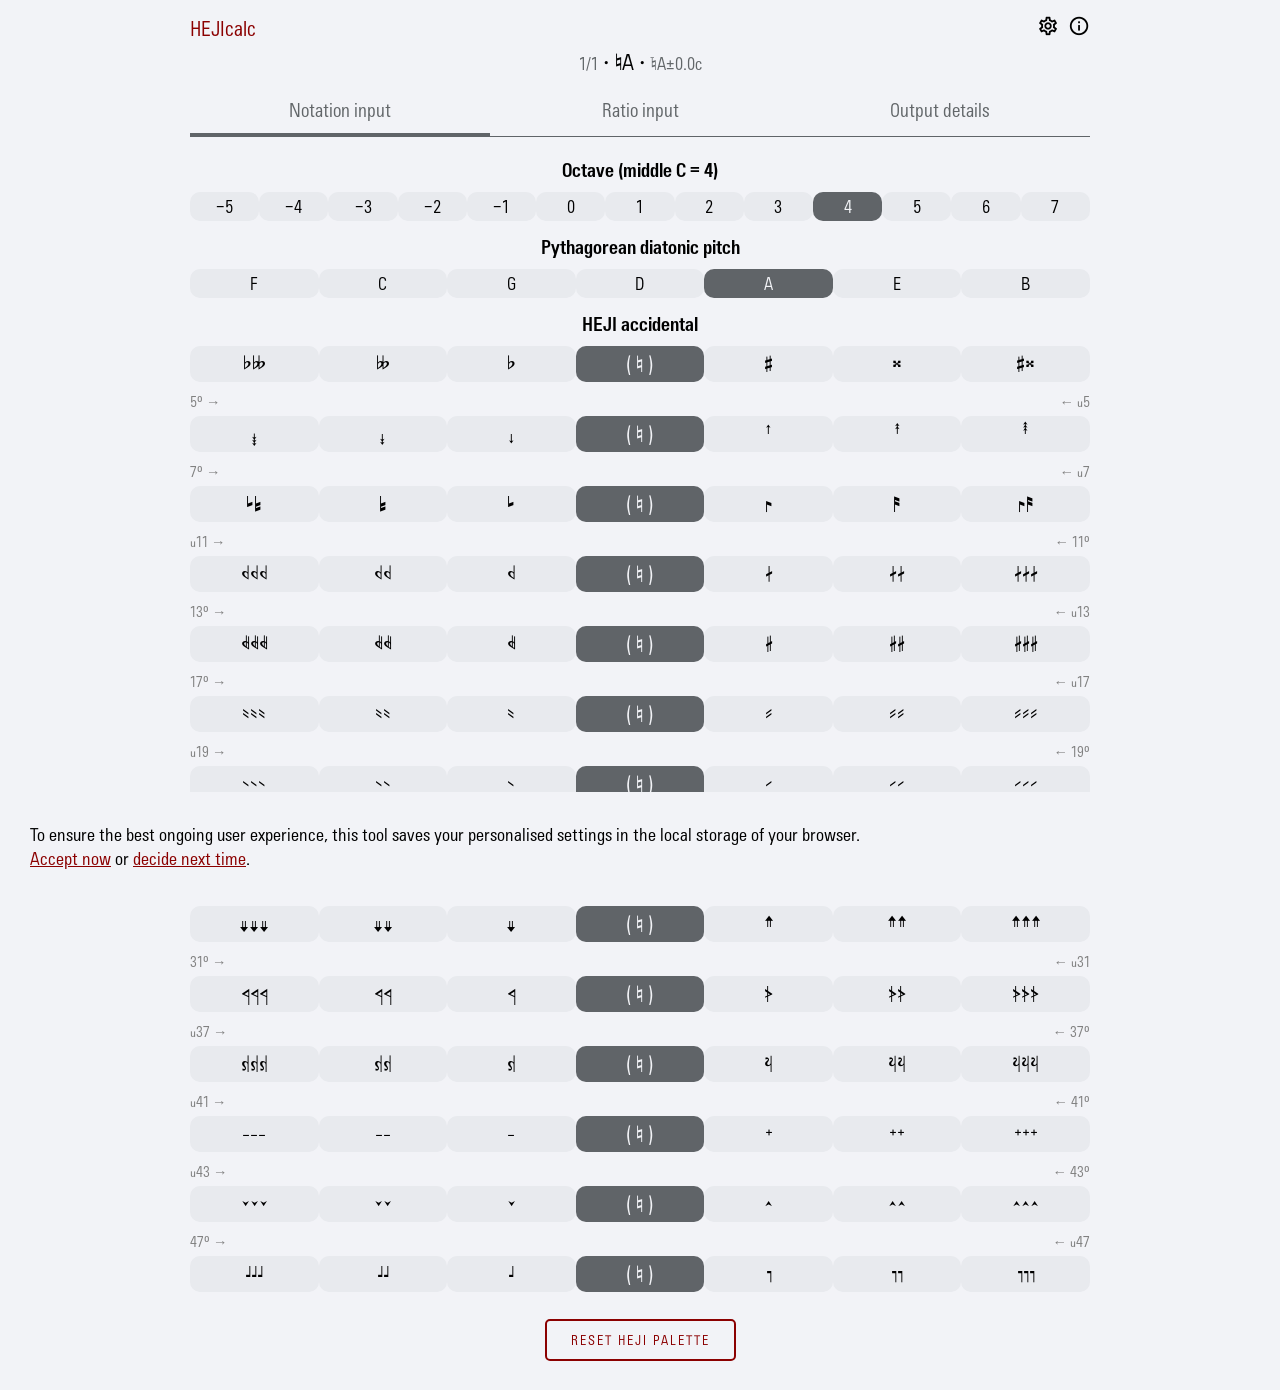
<file: src-beta/index.html>
<!DOCTYPE html>
<html lang="en">
  <head>
    <meta charset="UTF-8" />
    <meta http-equiv="X-UA-Compatible" content="IE=edge" />
    <meta name="viewport" content="width=device-width, initial-scale=1.0" />
    <!-- JavaScript -->
    <script src="https://code.jquery.com/jquery-3.5.0.min.js"></script>
    <script
      type="text/javascript"
      src="./assets/javascript/main.js"
      defer
    ></script>
    <!--  -->
    <link
      href="https://fonts.googleapis.com/icon?family=Material+Icons+Outlined"
      rel="stylesheet"
    />
    <link rel="stylesheet" href="assets/css/main.css" />
    <link rel="shortcut icon" type="image/icon" href="assets/images/logo.png" />
    <title>HEJICalc</title>
  </head>
  <body>
    <div class="container">
      <div class="nav">
        <div class="head">
          <div class="app-title">HEJIcalc</div>
          <div class="settings-info">
            <button id="settings">
              <span class="material-icons-outlined">settings</span>
            </button>
            <button id="info">
              <span class="material-icons-outlined">info</span>
            </button>
          </div>
        </div>
        <div class="preview">
          <div class="output-preview">
            <div class="output-ratio">
              <div class="preview-ratio numerator-preview"></div>
            </div>
            &bull;
            <div class="notation-output">
              <div class="accidental-string accidental-preview"></div>
            </div>
            &bull;
            <div class="tuner-string"></div>
          </div>
        </div>
        <div class="tab">
          <button class="tab-links" id="notation-tab">Notation input</button>
          <button class="tab-links" id="ratio-tab">Ratio input</button>
          <!-- <button class="tab-links" id="compare-tab">Ratio comparison</button> -->
          <button class="tab-links" id="calculate-tab">Output details</button>
        </div>
      </div>

      <!-- Notation fragment -->
      <div id="notation-fragment" class="tab-content">
        <div class="input-octave">
          <div class="btn-group-head">Octave (middle C = 4)</div>
          <div class="btn-group">
            <button class="octave-btn" value="0">&minus;5</button>
            <button class="octave-btn" value="1">&minus;4</button>
            <button class="octave-btn" value="2">&minus;3</button>
            <button class="octave-btn" value="3">&minus;2</button>
            <button class="octave-btn" value="4">&minus;1</button>
            <button class="octave-btn" value="5">0</button>
            <button class="octave-btn" value="6">1</button>
            <button class="octave-btn" value="7">2</button>
            <button class="octave-btn" value="8">3</button>
            <button class="octave-btn" value="9">4</button>
            <button class="octave-btn" value="10">5</button>
            <button class="octave-btn" value="11">6</button>
            <button class="octave-btn" value="12">7</button>
          </div>
        </div>
        <div class="input-diatonic">
          <div class="btn-group-head">Pythagorean diatonic pitch</div>
          <div class="btn-group">
            <button class="diatonic-btn" value="0">F</button>
            <button class="diatonic-btn" value="1">C</button>
            <button class="diatonic-btn" value="2">G</button>
            <button class="diatonic-btn" value="3">D</button>
            <button class="diatonic-btn" value="4">A</button>
            <button class="diatonic-btn" value="5">E</button>
            <button class="diatonic-btn" value="6">B</button>
          </div>
        </div>
        <div class="input-accidental">
          <div class="btn-group-head">HEJI accidental</div>
          <div class="btn-group">
            <button class="pythagorean-btn" value="0">*f*F</button>
            <button class="pythagorean-btn" value="1">*F</button>
            <button class="pythagorean-btn" value="2">*f</button>
            <button class="pythagorean-btn" value="3">( *n )</button>
            <button class="pythagorean-btn" value="4">*s</button>
            <button class="pythagorean-btn" value="5">*S</button>
            <button class="pythagorean-btn" value="6">*s*S</button>
          </div>
          <div class="btn-group-prime">
            <div>5&#xee5b; &rightarrow;</div>
            <div>&leftarrow; &#xee5a;5</div>
          </div>
          <div class="btn-group offset">
            <button class="five-btn" value="0">&#x21DF;</button>
            <button class="five-btn" value="1">&#x21A1;</button>
            <button class="five-btn" value="2">&#x2193;</button>
            <button class="five-btn" value="3">( *n )</button>
            <button class="five-btn" value="4">&#x2191;</button>
            <button class="five-btn" value="5">&#x219F;</button>
            <button class="five-btn" value="6">&#x21DE;</button>
          </div>
          <div class="btn-group-prime">
            <div>7&#xee5b; &rightarrow;</div>
            <div>&leftarrow; &#xee5a;7</div>
          </div>
          <div class="btn-group offset">
            <button class="seven-btn" value="0">*o7*o49</button>
            <button class="seven-btn" value="1">*o49</button>
            <button class="seven-btn" value="2">*o7</button>
            <button class="seven-btn" value="3">( *n )</button>
            <button class="seven-btn" value="4">*u7</button>
            <button class="seven-btn" value="5">*u49</button>
            <button class="seven-btn" value="6">*u7*u49</button>
          </div>
          <div class="btn-group-prime">
            <div>&#xee5a;11 &rightarrow;</div>
            <div>&leftarrow; 11&#xee5b;</div>
          </div>
          <div class="btn-group offset">
            <button class="eleven-btn" value="0">*u11*u11*u11</button>
            <button class="eleven-btn" value="1">*u11*u11</button>
            <button class="eleven-btn" value="2">*u11</button>
            <button class="eleven-btn" value="3">( *n )</button>
            <button class="eleven-btn" value="4">*o11</button>
            <button class="eleven-btn" value="5">*o11*o11</button>
            <button class="eleven-btn" value="6">*o11*o11*o11</button>
          </div>
          <div class="btn-group-prime">
            <div>13&#xee5b; &rightarrow;</div>
            <div>&leftarrow; &#xee5a;13</div>
          </div>
          <div class="btn-group offset">
            <button class="thirteen-btn" value="0">*o13*o13*o13</button>
            <button class="thirteen-btn" value="1">*o13*o13</button>
            <button class="thirteen-btn" value="2">*o13</button>
            <button class="thirteen-btn" value="3">( *n )</button>
            <button class="thirteen-btn" value="4">*u13</button>
            <button class="thirteen-btn" value="5">*u13*u13</button>
            <button class="thirteen-btn" value="6">*u13*u13*u13</button>
          </div>
          <div class="btn-group-prime">
            <div>17&#xee5b; &rightarrow;</div>
            <div>&leftarrow; &#xee5a;17</div>
          </div>
          <div class="btn-group offset">
            <button class="seventeen-btn" value="0">*o17*o17*o17</button>
            <button class="seventeen-btn" value="1">*o17*o17</button>
            <button class="seventeen-btn" value="2">*o17</button>
            <button class="seventeen-btn" value="3">( *n )</button>
            <button class="seventeen-btn" value="4">*u17</button>
            <button class="seventeen-btn" value="5">*u17*u17</button>
            <button class="seventeen-btn" value="6">*u17*u17*u17</button>
          </div>
          <div class="btn-group-prime">
            <div>&#xee5a;19 &rightarrow;</div>
            <div>&leftarrow; 19&#xee5b;</div>
          </div>
          <div class="btn-group offset">
            <button class="nineteen-btn" value="0">*u19*u19*u19</button>
            <button class="nineteen-btn" value="1">*u19*u19</button>
            <button class="nineteen-btn" value="2">*u19</button>
            <button class="nineteen-btn" value="3">( *n )</button>
            <button class="nineteen-btn" value="4">*o19</button>
            <button class="nineteen-btn" value="5">*o19*o19</button>
            <button class="nineteen-btn" value="6">*o19*o19*o19</button>
          </div>
          <div class="btn-group-prime">
            <div>&#xee5a;23 &rightarrow;</div>
            <div>&leftarrow; 23&#xee5b;</div>
          </div>
          <div class="btn-group offset">
            <button class="twentythree-btn" value="0">*u23*u23*u23</button>
            <button class="twentythree-btn" value="1">*u23*u23</button>
            <button class="twentythree-btn" value="2">*u23</button>
            <button class="twentythree-btn" value="3">( *n )</button>
            <button class="twentythree-btn" value="4">*o23</button>
            <button class="twentythree-btn" value="5">*o23*o23</button>
            <button class="twentythree-btn" value="6">*o23*o23*o23</button>
          </div>
          <div class="btn-group-prime">
            <div>&#xee5a;29 &rightarrow;</div>
            <div>&leftarrow; 29&#xee5b;</div>
          </div>
          <div class="btn-group offset">
            <button class="twentynine-btn" value="0">*u29*u29*u29</button>
            <button class="twentynine-btn" value="1">*u29*u29</button>
            <button class="twentynine-btn" value="2">*u29</button>
            <button class="twentynine-btn" value="3">( *n )</button>
            <button class="twentynine-btn" value="4">*o29</button>
            <button class="twentynine-btn" value="5">*o29*o29</button>
            <button class="twentynine-btn" value="6">*o29*o29*o29</button>
          </div>
          <div class="btn-group-prime">
            <div>31&#xee5b; &rightarrow;</div>
            <div>&leftarrow; &#xee5a;31</div>
          </div>
          <div class="btn-group offset">
            <button class="thirtyone-btn" value="0">*o31*o31*o31</button>
            <button class="thirtyone-btn" value="1">*o31*o31</button>
            <button class="thirtyone-btn" value="2">*o31</button>
            <button class="thirtyone-btn" value="3">( *n )</button>
            <button class="thirtyone-btn" value="4">*u31</button>
            <button class="thirtyone-btn" value="5">*u31*u31</button>
            <button class="thirtyone-btn" value="6">*u31*u31*u31</button>
          </div>
          <div class="btn-group-prime">
            <div>&#xee5a;37 &rightarrow;</div>
            <div>&leftarrow; 37&#xee5b;</div>
          </div>
          <div class="btn-group offset">
            <button class="thirtyseven-btn" value="0">*u37*u37*u37</button>
            <button class="thirtyseven-btn" value="1">*u37*u37</button>
            <button class="thirtyseven-btn" value="2">*u37</button>
            <button class="thirtyseven-btn" value="3">( *n )</button>
            <button class="thirtyseven-btn" value="4">*o37</button>
            <button class="thirtyseven-btn" value="5">*o37*o37</button>
            <button class="thirtyseven-btn" value="6">*o37*o37*o37</button>
          </div>
          <div class="btn-group-prime">
            <div>&#xee5a;41 &rightarrow;</div>
            <div>&leftarrow; 41&#xee5b;</div>
          </div>
          <div class="btn-group offset">
            <button class="fortyone-btn" value="0">*u41*u41*u41</button>
            <button class="fortyone-btn" value="1">*u41*u41</button>
            <button class="fortyone-btn" value="2">*u41</button>
            <button class="fortyone-btn" value="3">( *n )</button>
            <button class="fortyone-btn" value="4">*o41</button>
            <button class="fortyone-btn" value="5">*o41*o41</button>
            <button class="fortyone-btn" value="6">*o41*o41*o41</button>
          </div>
          <div class="btn-group-prime">
            <div>&#xee5a;43 &rightarrow;</div>
            <div>&leftarrow; 43&#xee5b;</div>
          </div>
          <div class="btn-group offset">
            <button class="fortythree-btn" value="0">*u43*u43*u43</button>
            <button class="fortythree-btn" value="1">*u43*u43</button>
            <button class="fortythree-btn" value="2">*u43</button>
            <button class="fortythree-btn" value="3">( *n )</button>
            <button class="fortythree-btn" value="4">*o43</button>
            <button class="fortythree-btn" value="5">*o43*o43</button>
            <button class="fortythree-btn" value="6">*o43*o43*o43</button>
          </div>
          <div class="btn-group-prime">
            <div>47&#xee5b; &rightarrow;</div>
            <div>&leftarrow; &#xee5a;47</div>
          </div>
          <div class="btn-group offset">
            <button class="fortyseven-btn" value="0">*o47*o47*o47</button>
            <button class="fortyseven-btn" value="1">*o47*o47</button>
            <button class="fortyseven-btn" value="2">*o47</button>
            <button class="fortyseven-btn" value="3">( *n )</button>
            <button class="fortyseven-btn" value="4">*u47</button>
            <button class="fortyseven-btn" value="5">*u47*u47</button>
            <button class="fortyseven-btn" value="6">*u47*u47*u47</button>
          </div>
        </div>
        <br />
        <button class="outlined-btn reset-btn" id="notation-reset">
          RESET HEJI PALETTE
        </button>
      </div>

      <!-- Ratio fragment -->
      <div id="ratio-fragment" class="tab-content">
        <div class="ratio">
          <div class="input-head optional">Offset ratio</div>
          <div class="input-field">
            <label>Numerator</label>
            <input type="number" id="offset-num" />
          </div>
          <div class="fraction-divider"></div>
          <div class="input-field">
            <label>Denominator</label>
            <input type="number" id="offset-den" />
          </div>
        </div>
        <br />
        <button class="outlined-btn load-btn" id="offset-load">
          LOAD CURRENT OUTPUT
        </button>
        <br />
        <button class="outlined-btn reset-btn" id="offset-reset">
          RESET OFFSET
        </button>
        <br />
        <div class="ratio head-room-24">
          <div class="input-head">Input ratio</div>
          <div class="input-field">
            <label>Numerator</label>
            <input type="number" id="input-num" />
          </div>
          <div class="fraction-divider"></div>
          <div class="input-field">
            <label>Denominator</label>
            <input type="number" id="input-den" />
          </div>
        </div>
        <br />
        <button class="outlined-btn load-btn" id="input-load">
          LOAD CURRENT OUTPUT
        </button>
        <br />
        <button class="outlined-btn reset-btn" id="input-reset">
          RESET INPUT
        </button>
      </div>

      <!-- Compare fragment 
      <div id="melodic-fragment" class="tab-content">
        <div class="ratio">
          <div class="input-head">Ratio A</div>
          <div class="input-field">
            <label>Numerator</label>
            <input type="number" id="melodic-a-num" />
          </div>
          <div class="fraction-divider"></div>
          <div class="input-field">
            <label>Denominator</label>
            <input type="number" id="melodic-a-den" />
          </div>
        </div>
        <br />
        <button class="outlined-btn load-btn" id="melodic-a-load">
          LOAD CURRENT OUTPUT
        </button>
        <br />
        <button class="outlined-btn reset-btn" id="melodic-a-reset">
          RESET TO 1/1
        </button>
        <br />
        <div class="ratio head-room-24">
          <div class="input-head">Ratio B</div>
          <div class="input-field">
            <label>Numerator</label>
            <input type="number" id="melodic-b-num" />
          </div>
          <div class="fraction-divider"></div>
          <div class="input-field">
            <label>Denominator</label>
            <input type="number" id="melodic-b-den" />
          </div>
        </div>
        <br />
        <button class="outlined-btn load-btn" id="melodic-b-load">
          LOAD CURRENT OUTPUT
        </button>
        <br />
        <button class="outlined-btn reset-btn" id="melodic-b-reset">
          RESET TO 1/1
        </button>
      </div>

      -->

      <!-- Calculate fragment -->
      <div id="calculate-fragment" class="tab-content">
        <div class="output-ratio">
          <div class="numerator"></div>
          <div class="denominator"></div>
        </div>
        <br />
        <div class="notation-output">
          <div class="accidental-string"></div>
        </div>
      </div>
    </div>

    <!-- Settings modal -->
    <div class="modal" id="settings-modal">
      <div class="modal-content">
        <div class="modal-close">
          <button id="close-settings">
            <span class="material-icons-outlined">task_alt</span>
          </button>
        </div>
        <div class="modal-header">Settings</div>
        <div class="settings">
          <h3>Calculator precision</h3>
          <div class="head-room-15">
            <select id="settings-precision">
              <option value="6">6</option>
              <option value="5">5</option>
              <option value="4">4</option>
              <option value="3">3</option>
              <option value="2">2</option>
              <option value="1" selected>1</option>
              <option value="0">0</option>
            </select>
            decimal places
          </div>
          <h3>Pitch class and frequency of 1/1</h3>
          <div class="settings-octave">
            <div class="btn-group-head">Octave (SPN)</div>
            <div class="btn-group">
              <button class="settings-octave-btn" value="0">&minus;5</button>
              <button class="settings-octave-btn" value="1">&minus;4</button>
              <button class="settings-octave-btn" value="2">&minus;3</button>
              <button class="settings-octave-btn" value="3">&minus;2</button>
              <button class="settings-octave-btn" value="4">&minus;1</button>
              <button class="settings-octave-btn" value="5">0</button>
              <button class="settings-octave-btn" value="6">1</button>
              <button class="settings-octave-btn" value="7">2</button>
              <button class="settings-octave-btn" value="8">3</button>
              <button class="settings-octave-btn" value="9">4</button>
              <button class="settings-octave-btn" value="10">5</button>
              <button class="settings-octave-btn" value="11">6</button>
              <button class="settings-octave-btn" value="12">7</button>
            </div>
          </div>
          <div class="settings-diatonic">
            <div class="btn-group-head">Tempered diatonic pitch</div>
            <div class="btn-group">
              <button class="settings-diatonic-btn" value="0">F</button>
              <button class="settings-diatonic-btn" value="1">C</button>
              <button class="settings-diatonic-btn" value="2">G</button>
              <button class="settings-diatonic-btn" value="3">D</button>
              <button class="settings-diatonic-btn" value="4">A</button>
              <button class="settings-diatonic-btn" value="5">E</button>
              <button class="settings-diatonic-btn" value="6">B</button>
            </div>
          </div>
          <div class="settings-diatonic">
            <div class="btn-group-head">Tempered chromatic accidental</div>
            <div class="btn-group">
              <button class="settings-chromatic-btn" value="2">a</button>
              <button class="settings-chromatic-btn" value="3">j</button>
              <button class="settings-chromatic-btn" value="4">z</button>
            </div>
          </div>
          <div>
            <div class="input-head">Frequency of 1/1</div>
            <div class="input-field">
              <input type="number" id="settings-unity-frequency" /> Hz
            </div>
          </div>
          <h3>Tuning meter settings</h3>
          <div class="radio-group">
            <div>
              <input
                type="radio"
                id="settings-unity-0-cents"
                name="settings-tuning-meter"
                value="zero"
              />
              <label for="settings-unity-0-cents">1/1 = 0 cents</label>
            </div>
            <div>
              <input
                type="radio"
                id="settings-unity-cents-relative"
                name="settings-tuning-meter"
                value="relative"
              />
              <label for="settings-unity-cents-relative"
                >1/1 cents relative to meter setting</label
              >
            </div>
          </div>
          <div>
            <div class="input-head">Frequency of tempered A4 (Kammerton)</div>
            <div class="input-field">
              <input type="number" id="settings-kammerton-frequency" disabled />
              Hz
            </div>
          </div>
          <h3>Calculation</h3>
          <div class="radio-group">
            <div>
              <input type="checkbox" id="settings-normalise" />
              <label for="settings-normalise"
                >Normalise the output between 1/1 and 2/1</label
              >
            </div>
          </div>
          <h3>Software pitch bends</h3>
          <div class="radio-group">
            <div class="btn-group-head">Calculate with respect to:</div>
            <div class="no-top-padding">
              <input
                type="radio"
                id="settings-pb-diatonic"
                name="settings-pb-midi-pitch"
                value="diatonic"
              />
              <label for="settings-pb-diatonic">Diatonic MIDI pitch</label>
            </div>
            <div>
              <input
                type="radio"
                id="settings-pb-chromatic"
                name="settings-pb-midi-pitch"
                value="chromatic"
              />
              <label for="settings-pb-chromatic">Chromatic MIDI pitch</label>
            </div>
          </div>
          <div>
            <div class="btn-group-head">Sibelius pitch bend range</div>
            <select id="settings-sibelius-pb-range">
              <option value="100">100</option>
              <option value="200" selected>200</option>
              <option value="300">300</option>
              <option value="400">400</option>
              <option value="500">500</option>
              <option value="600">600</option>
              <option value="700">700</option>
              <option value="800">800</option>
              <option value="900">900</option>
              <option value="1000">1000</option>
              <option value="1100">1100</option>
              <option value="1200">1200</option>
            </select>
            cents
          </div>
          <div>
            <div class="btn-group-head">Finale pitch bend range</div>
            <select id="settings-finale-pb-range">
              <option value="100">100</option>
              <option value="200">200</option>
              <option value="300">300</option>
              <option value="400">400</option>
              <option value="500">500</option>
              <option value="600">600</option>
              <option value="700">700</option>
              <option value="800">800</option>
              <option value="900">900</option>
              <option value="1000">1000</option>
              <option value="1100">1100</option>
              <option value="1200" selected>1200</option>
            </select>
            cents
          </div>
          <br />
          <button class="outlined-btn reset-btn" id="settings-reset">
            RESET TO DEFAULT SETTINGS
          </button>
        </div>
      </div>
    </div>

    <!-- Info modal -->
    <div class="modal" id="info-modal">
      <div class="modal-content">
        <div class="modal-close">
          <button id="close-info">
            <span class="material-icons-outlined">cancel</span>
          </button>
        </div>
        <div class="modal-header">About HEJICalc</div>
      </div>
    </div>

    <!-- Consent modal -->
    <div class="hidden" id="consent-modal">
      <p>
        To ensure the best ongoing user experience, this tool saves your
        personalised settings in the local storage of your browser.<br /><a
          id="accept"
          href="#"
          >Accept now</a
        >
        or <a href="#" id="next-time">decide next time</a>.
      </p>
    </div>
  </body>
</html>
</file>
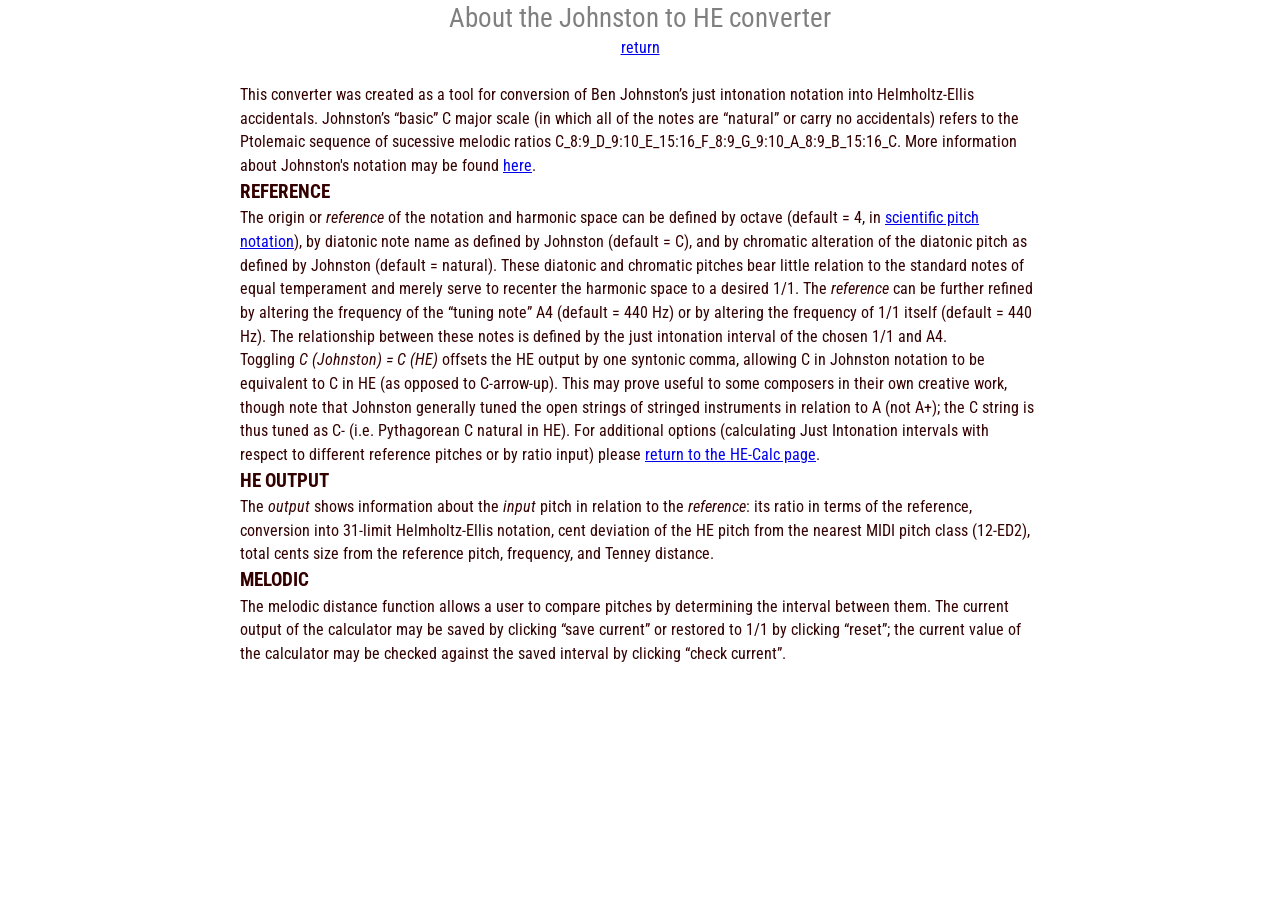
<file: src-current/infoJohnston.html>
<!DOCTYPE html>
<head>
	<link href="https://fonts.googleapis.com/css?family=Roboto+Condensed:400,400i,700,700i" rel="stylesheet">
	<style>
	h1 {
		white-space: nowrap;
		font-family: 'Roboto Condensed', sans-serif;
		font-size: 20pt;
		font-weight: 400;
		line-height: 0;
		color:gray;
		text-align: center;
	}
	h2 {
		margin:0;
		font-weight: 700;
		font-size: 19px;
		line-height: 1.5;
	}
	h3 {
		margin:0;
		font-style: italic;
		font-weight: 400;
		font-size: 18px;
		line-height: 1.5;
	}
	body  {
		margin:auto;
		font-family: 'Roboto Condensed', sans-serif;
		line-height: 148%;
		background-color: white;
		color: #330000;
		width:800px;
	}
	div {
		padding-left:20px;
	}
</style>
</head>
<body>
	<h1>About the Johnston to HE converter</h1>
	<center><a href="johnston.html">return</a></center><br>
	This converter was created as a tool for conversion of Ben Johnston&rsquo;s just intonation notation into Helmholtz-Ellis accidentals. Johnston&rsquo;s &ldquo;basic&rdquo; C major scale (in which all of the notes are &ldquo;natural&rdquo; or carry no accidentals) refers to the Ptolemaic sequence of sucessive melodic ratios C_8:9_D_9:10_E_15:16_F_8:9_G_9:10_A_8:9_B_15:16_C. More information about Johnston's notation may be found <a href="http://www.marcsabat.com/pdfs/EJItext.pdf" target=_blank>here</a>.
	<h2>REFERENCE</h2>
	The origin or <i>reference</i> of the notation and harmonic space can be defined by octave (default = 4, in <a href="https://en.wikipedia.org/wiki/Scientific_pitch_notation" target=_blank>scientific pitch notation</a>), by diatonic note name as defined by Johnston (default = C), and by chromatic alteration of the diatonic pitch as defined by Johnston (default = natural). These diatonic and chromatic pitches bear little relation to the standard notes of equal temperament and merely serve to recenter the harmonic space to a desired 1/1. The <i>reference</i> can be further refined by altering the frequency of the &ldquo;tuning note&rdquo; A4 (default = 440 Hz) or by altering the frequency of 1/1 itself (default = 440 Hz). The relationship between these notes is defined by the just intonation interval of the chosen 1/1 and A4. 
	<br>
	Toggling <i>C (Johnston) = C (HE)</i> offsets the HE output by one syntonic comma, allowing C in Johnston notation to be equivalent to C in HE (as opposed to C-arrow-up). This may prove useful to some composers in their own creative work, though note that Johnston generally tuned the open strings of stringed instruments in relation to A (not A+); the C string is thus tuned as C- (i.e. Pythagorean C natural in HE). For additional options (calculating Just Intonation intervals with respect to different reference pitches or by ratio input) please <a href="https://www.plainsound.org/HEJI">return to the HE-Calc page</a>.
	<h2>HE OUTPUT</h2>
	The <i>output</i> shows information about the <i>input</i> pitch in relation to the <i>reference</i>: its ratio in terms of the reference, conversion into 31-limit Helmholtz-Ellis notation, cent deviation of the HE pitch from the nearest MIDI pitch class (12-ED2), total cents size from the reference pitch, frequency, and Tenney distance. 
	<h2>MELODIC</h2>
	The melodic distance function allows a user to compare pitches by determining the interval between them. The current output of the calculator may be saved by clicking &ldquo;save current&rdquo; or restored to 1/1 by clicking &ldquo;reset&rdquo;; the current value of the calculator may be checked against the saved interval by clicking &ldquo;check current&rdquo;.
</body>
</html>
</file>
<file: src-beta/assets/css/main.css>
@font-face {
  font-family: "Plainsound Text";
  src: url(../../assets/fonts/PlainsoundText-Regular.otf);
  font-weight: normal;
  font-style: normal;
}
@font-face {
  font-family: "Plainsound Text";
  src: url(../../assets/fonts/PlainsoundText-Bold.otf);
  font-weight: bold;
  font-style: normal;
}
* {
  padding: 0;
  margin: 0;
  font-family: "Plainsound Text", sans-serif;
  font-variant-ligatures: normal;
  box-sizing: border-box;
}

html, body {
  height: 100%;
  font-size: 17px;
}

body {
  background: #F2F3F7;
}

h3 {
  color: #8b0000;
  font-size: 1.3rem;
  font-weight: normal;
  padding-top: 32px;
}

button:focus {
  outline: none !important;
  box-shadow: none !important;
}

.container {
  width: 900px;
  min-height: 100vh;
  margin: auto;
  background: #F2F3F7;
}
@media (max-width: 899px) {
  .container {
    width: 100%;
    margin: 0;
  }
}

.nav {
  position: fixed;
  width: 900px;
  background: #F2F3F7;
  z-index: 5;
}
@media (max-width: 899px) {
  .nav {
    width: 100%;
  }
}

.head {
  display: flex;
  align-items: center;
  justify-content: space-between;
  padding: 15px 0 5px;
}
.head .app-title {
  font-weight: 300;
  color: #8b0000;
  font-size: 1.2rem;
}
.head .settings-info {
  text-align: right;
}
.head .settings-info button {
  border: none;
  background: transparent;
}
.head .settings-info button:hover {
  cursor: pointer;
  color: #8b0000;
}
.head .settings-info span {
  font-size: 1.3rem;
  padding-left: 5px;
}

.preview {
  padding: 0 0 10px;
  text-align: center;
}

.tab {
  overflow: hidden;
  background: #F2F3F7;
  display: inline-flex;
  align-items: center;
  justify-content: center;
  width: 100%;
  height: 100%;
  border-bottom: 1px solid rgba(62, 67, 70, 0.8039215686);
}
.tab button {
  flex: 25%;
  background-color: #F2F3F7;
  float: left;
  border: none;
  outline: none;
  cursor: pointer;
  padding: 10px 2px;
  transition: 0.3s;
  font-size: 1.1rem;
  color: rgba(62, 67, 70, 0.8039215686);
  height: 100%;
  border-bottom: 3px solid transparent;
}
@media (max-width: 899px) {
  .tab button {
    font-size: 1rem;
  }
}
@media (max-width: 525px) {
  .tab button {
    font-size: 0.8rem;
  }
}
.tab button:hover {
  border-bottom: 3px solid #d7dae3;
}
.tab button.active {
  border-bottom: 3px solid rgba(62, 67, 70, 0.8039215686);
}

.tab-content {
  display: none;
  animation: tabFade 1s;
  text-align: center;
  padding: 144px 0 25px;
}
@media (max-width: 899px) {
  .tab-content {
    padding: 111px 7px 25px;
  }
}

@keyframes tabFade {
  from {
    opacity: 0;
  }
  to {
    opacity: 1;
  }
}
.btn-group-head,
.input-head {
  font-weight: 700;
  text-align: center;
  padding: 15px 0 10px;
  font-size: 1.1rem;
}

.btn-group-prime {
  padding-top: 10px;
  text-align: left;
  display: flex;
  justify-content: space-between;
  color: gray;
  font-size: 0.85rem;
}

.optional {
  font-style: normal;
  font-weight: normal;
  color: gray;
}

.btn-group {
  width: 100%;
}
.btn-group button {
  font-size: 1.3rem;
  background-color: #e8eaee;
  border-radius: 10px;
  border: none;
  color: black;
  padding: 3px 0;
  cursor: pointer;
  float: left;
  width: 14.286%;
  transition: background-color 0.5s ease;
}
.btn-group button:hover {
  background-color: #d7dae3;
}
.btn-group button.octave-btn, .btn-group button.diatonic-btn {
  font-size: 1rem;
}
.btn-group .selected {
  background-color: rgba(62, 67, 70, 0.8039215686);
  color: #F2F3F7;
}
.btn-group .selected:hover {
  background-color: rgba(62, 67, 70, 0.8039215686);
  color: #F2F3F7;
}
.btn-group .octave-btn, .btn-group .settings-octave-btn {
  width: 7.692%;
}
.btn-group .settings-chromatic-btn {
  width: 33.33%;
}
.btn-group:after {
  content: "";
  clear: both;
  display: table;
}

.offset {
  margin-top: 5px;
}

.outlined-btn {
  background: transparent;
  padding: 10px 24px;
  text-align: center;
  text-decoration: none;
  display: inline-block;
  margin: 4px 2px;
  transition-duration: 0.4s;
  cursor: pointer;
  letter-spacing: 2px;
  border-radius: 5px;
}

.reset-btn {
  color: #8b0000;
  border: 2px solid #8b0000;
}
.reset-btn:hover {
  background: #8b0000;
  color: #F2F3F7;
}

.load-btn {
  color: mediumseagreen;
  border: 2px solid mediumseagreen;
}
.load-btn:hover {
  background: mediumseagreen;
  color: #F2F3F7;
}

.input-field {
  position: relative;
  display: inline-block;
  margin: 10px 0;
}
.input-field label {
  position: absolute;
  top: -12px;
  left: 24px;
  padding: 2px;
  z-index: 1;
  font-size: 0.9rem;
  display: inline-block;
  margin-bottom: 0.5rem;
  letter-spacing: 1px;
}
.input-field label:after {
  content: " ";
  background-color: #F2F3F7;
  width: 100%;
  height: 13px;
  position: absolute;
  left: 0;
  bottom: 0;
  z-index: -1;
}
.input-field input {
  box-shadow: none !important;
  font-size: 1rem;
  border: 1px black solid;
  border-radius: 5px;
  width: 250px;
  padding: 10px;
  background: #F2F3F7;
  text-align: center;
}

.radio-group div {
  padding-top: 15px;
}
.radio-group .no-top-padding {
  padding-top: 0;
}
.radio-group label {
  font-size: 1.05rem;
  padding-left: 6px;
}

select {
  font-size: 1rem;
  border-radius: 5px;
  padding: 6px;
}

.fraction-divider {
  width: 250px;
  height: 2px;
  background-color: black;
  margin: 0 auto 3px;
}

.head-room-15 {
  padding-top: 15px;
}

.head-room-24 {
  padding-top: 24px;
}

.modal {
  width: 100%;
  height: 100%;
  position: absolute;
  background: rgba(0, 0, 0, 0.7);
  top: 0;
  justify-content: center;
  align-items: center;
  display: none;
  animation: tabFade 0.5s;
  z-index: 10;
}
.modal .modal-content {
  width: 800px;
  height: 90%;
  background: #F2F3F7;
  border-radius: 5px;
  padding: 20px;
  text-align: center;
  position: relative;
  overflow: auto;
}
.modal .modal-content .modal-close {
  position: absolute;
  top: 0;
  right: 14px;
}
.modal .modal-content .modal-close button {
  border: none;
  background: transparent;
  font-size: 3rem;
  cursor: pointer;
}
.modal .modal-content .modal-close button span {
  font-size: 1.9rem;
}
.modal .modal-content .modal-close button:hover {
  color: mediumseagreen;
}
.modal .modal-content .modal-header {
  font-size: 1.5rem;
  color: #8b0000;
}

#consent-modal {
  position: fixed;
  font-size: 1.05rem;
  bottom: 0;
  left: 0;
  right: 0;
  padding: 30px;
  opacity: 1;
  background: #F2F3F7;
}
#consent-modal.hidden {
  display: none;
}
#consent-modal a {
  text-decoration: underline;
  color: #8b0000;
}

.notation-output {
  display: inline-block;
}
.notation-output .accidental-string {
  display: inline-block;
  font-size: 2.3rem;
}
.notation-output .diatonic-note {
  display: inline-block;
  font-size: 2.3rem;
}
.notation-output .accidental-preview, .notation-output .note-preview {
  font-size: 1.3rem;
}

.output-ratio {
  padding-top: 15px;
  display: inline-block;
}

.numerator, .denominator {
  font-size: 1.8rem;
  padding: 0 2px;
}

.numerator {
  border-bottom: 2px black solid;
}

.numerator-preview {
  border: none;
}

.numerator-preview, .denominator-preview, .tuner-string {
  display: inline;
  font-size: 1rem;
  color: rgba(62, 67, 70, 0.8039215686);
}

.output-preview .output-ratio {
  padding: 0;
}/*# sourceMappingURL=main.css.map */
</file>
